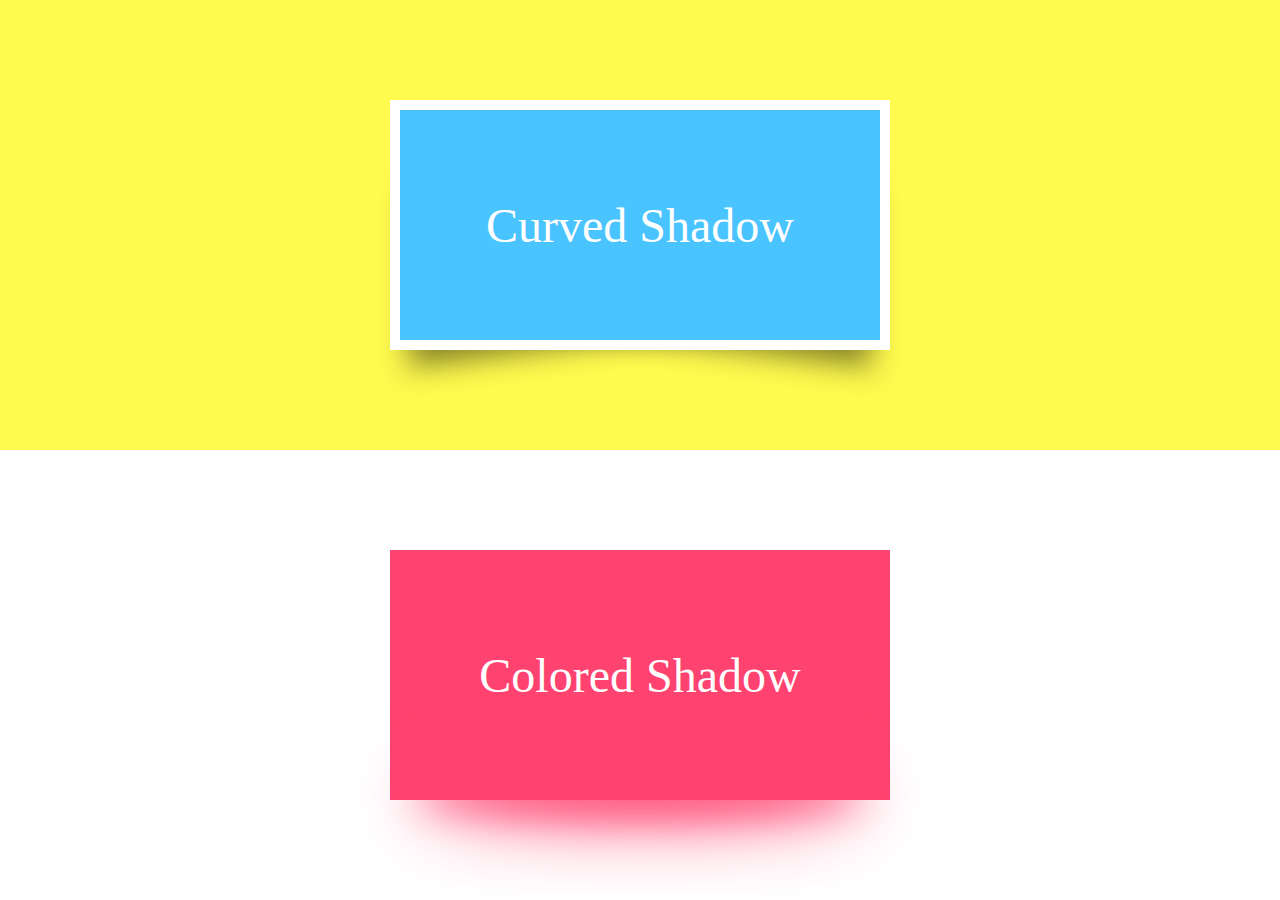
<file: CSS Colored & Curved Drop shadow Effects _ CSS Tricks/index.html>
<html lang="en">
<head>
    <meta charset="UTF-8">
    <meta http-equiv="X-UA-Compatible" content="IE=edge">
    <meta name="viewport" content="width=device-width, initial-scale=1.0">
    <link rel="stylesheet" href="style.css">
    <title>Document</title>
</head>
<body>
    <div class="container">
        <div class="box curved">
            <div class="shadow"><div>Curved Shadow</div></div>
        </div>
        <div class="box colored">
            <div class="shadow"><div>Colored Shadow</div></div>
        </div>
    </div>
    
</body>
</html>
</file>
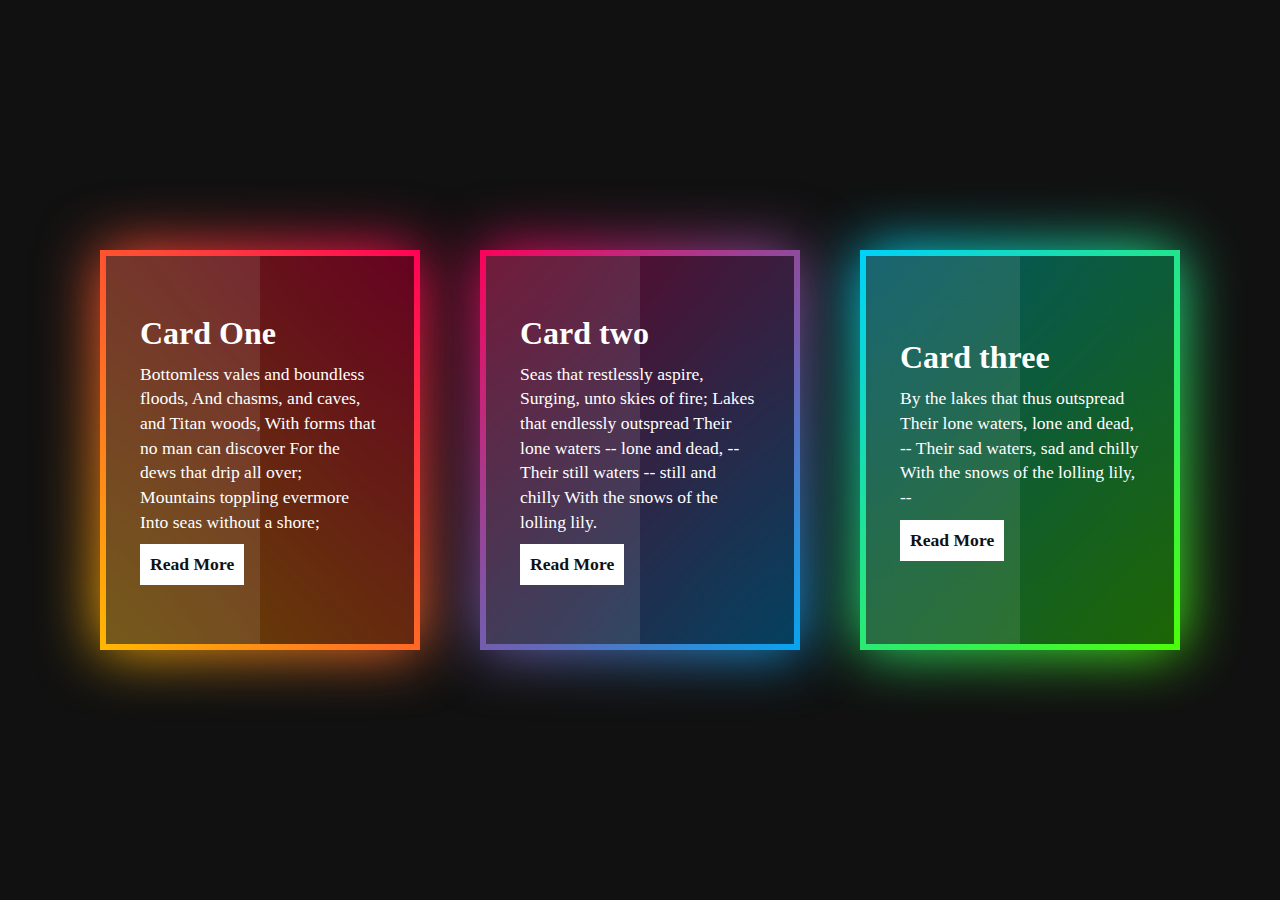
<file: css shine/index.html>
<html lang="en">
<head>
    <meta charset="UTF-8">
    <meta name="viewport" content="width=device-width, initial-scale=1.0">
    <link rel="stylesheet" href="style.css">
    <title>Document</title>
</head>
<body>
    <div class="container">
        <div class="box">
            <span></span>
            <div class="content">
                <h2>Card One</h2>
                <p>  Bottomless vales and boundless floods,
                    And chasms, and caves, and Titan woods,
                    With forms that no man can discover
                    For the dews that drip all over;
                    Mountains toppling evermore
                    Into seas without a shore;</p>
                    <a href="#">Read More</a>
            </div>
        </div>
        <div class="box">
            <span></span>
            <div class="content">
                <h2>Card two</h2>
                <p>Seas that restlessly aspire,
                    Surging, unto skies of fire;
                    Lakes that endlessly outspread
                    Their lone waters -- lone and dead, --
                    Their still waters -- still and chilly
                    With the snows of the lolling lily.</p>
                    <a href="#">Read More</a>
            </div>
        </div>
        <div class="box">
            <span></span>
            <div class="content">
                <h2>Card three</h2>
                <p>By the lakes that thus outspread
                    Their lone waters, lone and dead, --
                    Their sad waters, sad and chilly
                    With the snows of the lolling lily, --</p>
                    <a href="#">Read More</a>
            </div>
        </div>
    </div>
</body>
</html>
</file>
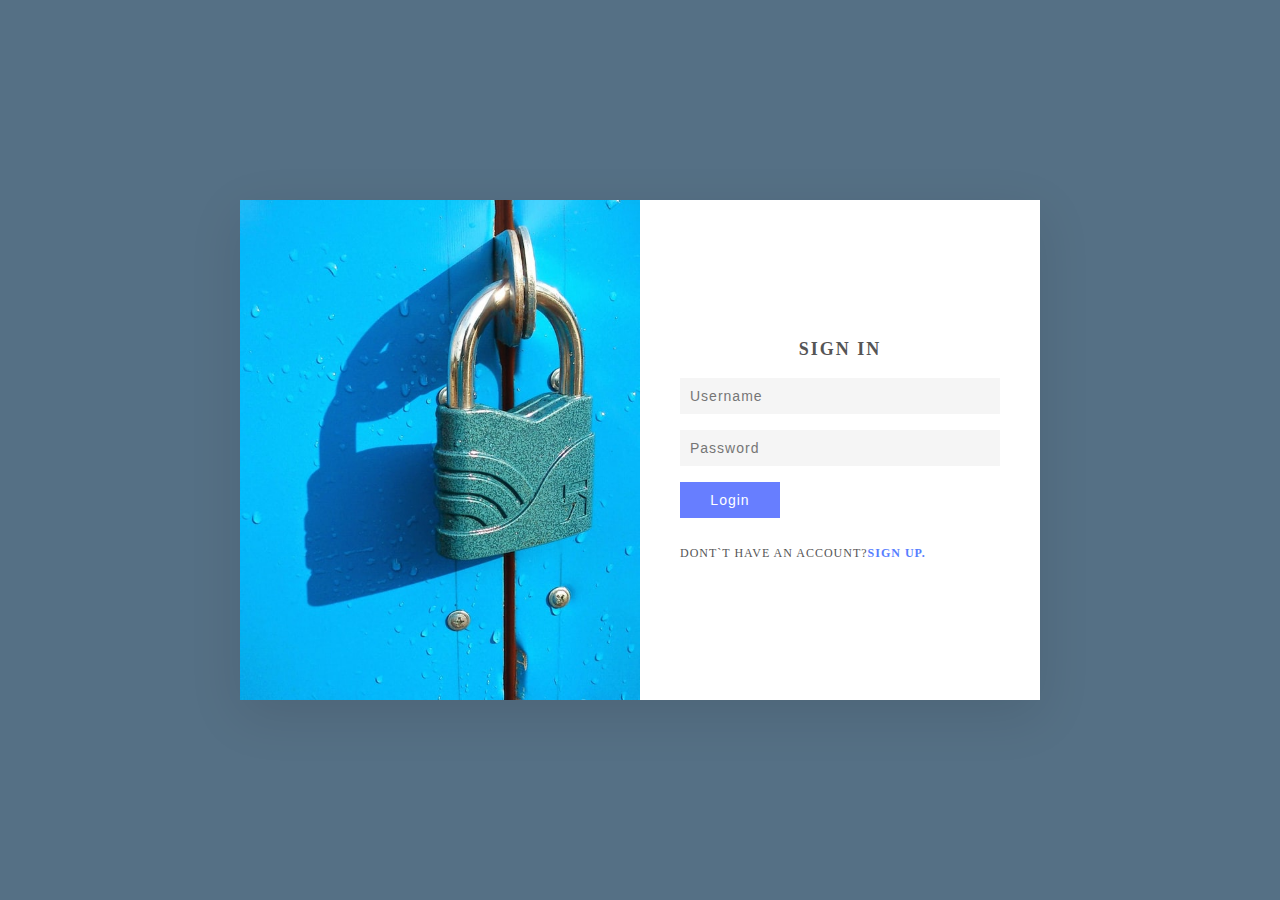
<file: login  animation/index.html>
<html lang="en">
<head>
    <meta charset="UTF-8">
    <meta http-equiv="X-UA-Compatible" content="IE=edge">
    <meta name="viewport" content="width=device-width, initial-scale=1.0">
    <link rel="stylesheet" href="style.css">
    <title>Document</title>
</head>
<body>
    <section>
    <div class="container">
        <div class="user signinBx">

            <div class="imgBx"><img src="concrete_spotted_Diffuse.jpg"></div>
            <div class="formBx">
                <form>
                    <h2>Sign In</h2>
                    <input type="text" placeholder="Username">
                    <input type="password" placeholder="Password">
                    <input type="submit" value="Login">
                    <p class="signup">Dont`t have an account?<a href="#" onclick="toggleForm();">Sign up.</a></p>
                </form>
            </div>
            
        </div>


        <div class="user signupBx">
            
            <div class="formBx">
                <form>
                    <h2>Create an account</h2>
                    <input type="text" placeholder="Username">
                    <input type="text" placeholder="Email Address">
                    <input type="password" placeholder="Create Password">
                    <input type="password" placeholder="Confirm Password">
                    <input type="submit" value="Sign Up">
                    <p class="signup">Already have an account?<a href="#" onclick="toggleForm();">Sign in.</a></p>
                </form>
            </div>
            <div class="imgBx"><img src="concrete_spotted_Diffuse.jpg"></div>


        </div>

    </div>
</section>
    
<script>
    function toggleForm(){
        section = document.querySelector('section');
        container = document.querySelector('.container');
        container.classList.toggle('active');
        section.classList.toggle('active');
    }
</script>
</body>
</html>
</file>
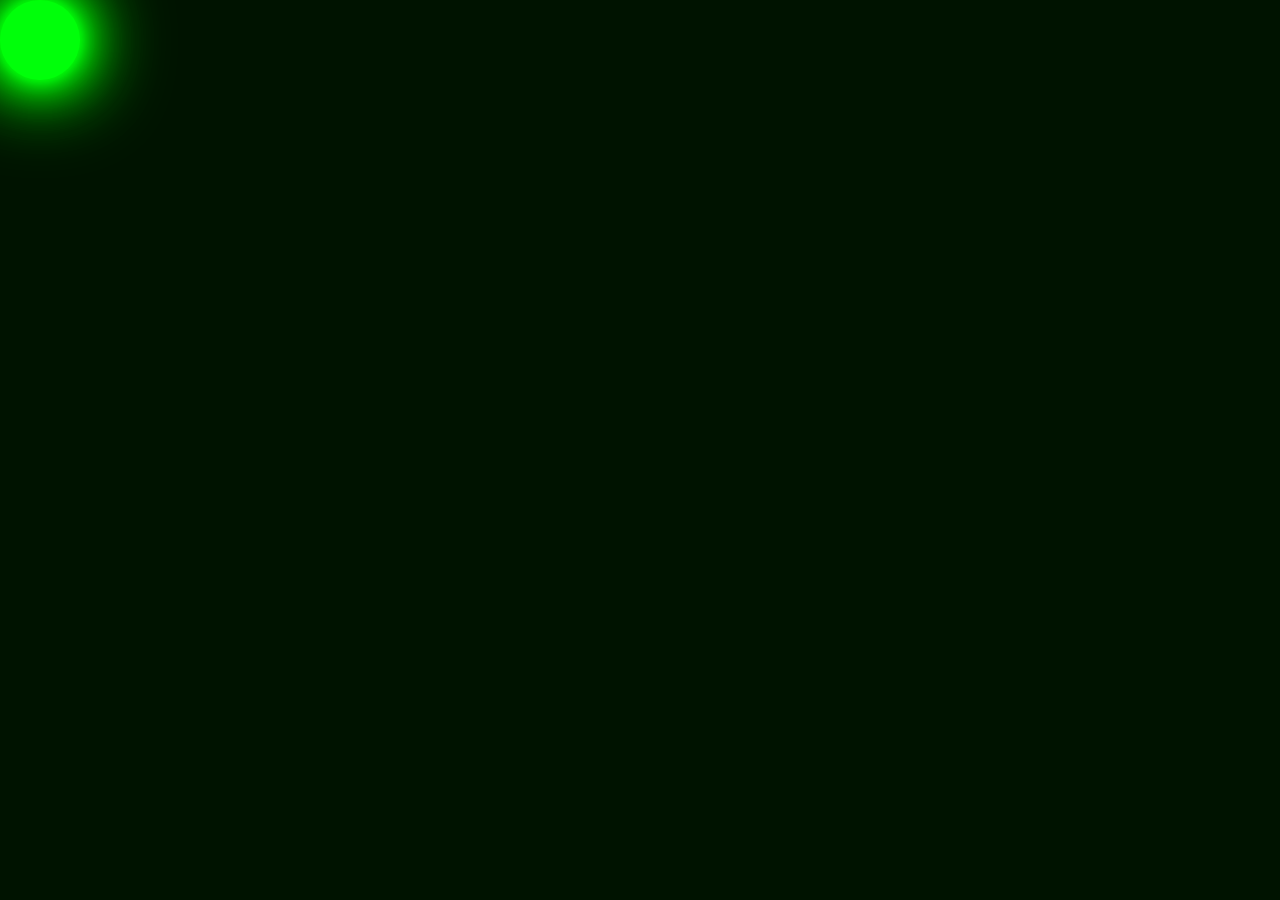
<file: Next Level Mousemove Animation _ Pure CSS Effects/index.html>
<html lang="en">
<head>
    <meta charset="UTF-8">
    <meta http-equiv="X-UA-Compatible" content="IE=edge">
    <meta name="viewport" content="width=device-width, initial-scale=1.0">
    <link rel="stylesheet" href="style.css">
    <title>Document</title>
</head>
<body>
    <section class="container">
        <span></span>
        <span></span>
        <span></span>
        <span></span>
        <span></span>
        <span></span>
        <span></span>
        <span></span>
        <span></span>
        <span></span>
        <span></span>
        <span></span>
        <span></span>
        <span></span>
        <span></span>
        <span></span>
        <span></span>
        <span></span>
        <span></span>
        <span></span>
        
        <span></span>
        <span></span>
        <span></span>
        <span></span>
        <span></span>
        <span></span>
        <span></span>
        <span></span>
        <span></span>
        <span></span>
        
        <span></span>
        <span></span>
        <span></span>
        <span></span>
        <span></span>
        <span></span>
        <span></span>
        <span></span>
        <span></span>
        <span></span>
        
        <span></span>
        <span></span>
        <span></span>
        <span></span>
        <span></span>
        <span></span>
        <span></span>
        <span></span>
        <span></span>
        <span></span>
        
        <span></span>
        <span></span>
        <span></span>
        <span></span>
        <span></span>
        <span></span>
        <span></span>
        <span></span>
        <span></span>
        <span></span>
        
        <span></span>
        <span></span>
        <span></span>
        <span></span>
        <span></span>
        <span></span>
        <span></span>
        <span></span>
        <span></span>
        <span></span>
        
        <span></span>
        <span></span>
        <span></span>
        <span></span>
        <span></span>
        <span></span>
        <span></span>
        <span></span>
        <span></span>
        <span></span>
        
        <span></span>
        <span></span>
        <span></span>
        <span></span>
        <span></span>
        <span></span>
        <span></span>
        <span></span>
        <span></span>
        <span></span>
        
        <span></span>
        <span></span>
        <span></span>
        <span></span>
        <span></span>
        <span></span>
        <span></span>
        <span></span>
        <span></span>
        <span></span>
        
        <span></span>
        <span></span>
        <span></span>
        <span></span>
        <span></span>
        <span></span>
        <span></span>
        <span></span>
        <span></span>
        <span></span>
        
        <span></span>
        <span></span>
        <span></span>
        <span></span>
        <span></span>
        <span></span>
        <span></span>
        <span></span>
        <span></span>
        <span></span>
        
        <span></span>
        <span></span>
        <span></span>
        <span></span>
        <span></span>
        <span></span>
        <span></span>
        <span></span>
        <span></span>
        <span></span>
        
        <span></span>
        <span></span>
        <span></span>
        <span></span>
        <span></span>
        <span></span>
        <span></span>
        <span></span>
        <span></span>
        <span></span>
        
        <span></span>
        <span></span>
        <span></span>
        <span></span>
        <span></span>
        <span></span>
        <span></span>
        <span></span>
        <span></span>
        <span></span>
        
        <span></span>
        <span></span>
        <span></span>
        <span></span>
        <span></span>
        <span></span>
        <span></span>
        <span></span>
        <span></span>
        <span></span>
        
        <span></span>
        <span></span>
        <span></span>
        <span></span>
        <span></span>
        <span></span>
        <span></span>
        <span></span>
        <span></span>
        <span></span>
        
        <span></span>
        <span></span>
        <span></span>
        <span></span>
        <span></span>
        <span></span>
        <span></span>
        <span></span>
        <span></span>
        <span></span>
        
        <span></span>
        <span></span>
        <span></span>
        <span></span>
        <span></span>
        <span></span>
        <span></span>
        <span></span>
        <span></span>
        <span></span>
        
        <span></span>
        <span></span>
        <span></span>
        <span></span>
        <span></span>
        <span></span>
        <span></span>
        <span></span>
        <span></span>
        <span></span>
        <span></span>
        <span></span>
        <span></span>
        <span></span>
        <span></span>
        <span></span>
        <span></span>
        <span></span>
        <span></span>
        <span></span>
        
        <span></span>
        <span></span>
        <span></span>
        <span></span>
        <span></span>
        <span></span>
        <span></span>
        <span></span>
        <span></span>
        <span></span>
        
        <span></span>
        <span></span>
        <span></span>
        <span></span>
        <span></span>
        <span></span>
        <span></span>
        <span></span>
        <span></span>
        <span></span>
        
        <span></span>
        <span></span>
        <span></span>
        <span></span>
        <span></span>
        <span></span>
        <span></span>
        <span></span>
        <span></span>
        <span></span>
        
        <span></span>
        <span></span>
        <span></span>
        <span></span>
        <span></span>
        <span></span>
        <span></span>
        <span></span>
        <span></span>
        <span></span>
        
        <span></span>
        <span></span>
        <span></span>
        <span></span>
        <span></span>
        <span></span>
        <span></span>
        <span></span>
        <span></span>
        <span></span>
        
        <span></span>
        <span></span>
        <span></span>
        <span></span>
        <span></span>
        <span></span>
        <span></span>
        <span></span>
        <span></span>
        <span></span>
        
        <span></span>
        <span></span>
        <span></span>
        <span></span>
        <span></span>
        <span></span>
        <span></span>
        <span></span>
        <span></span>
        <span></span>
        
        <span></span>
        <span></span>
        <span></span>
        <span></span>
        <span></span>
        <span></span>
        <span></span>
        <span></span>
        <span></span>
        <span></span>
        
        <span></span>
        <span></span>
        <span></span>
        <span></span>
        <span></span>
        <span></span>
        <span></span>
        <span></span>
        <span></span>
        <span></span>
        
        <span></span>
        <span></span>
        <span></span>
        <span></span>
        <span></span>
        <span></span>
        <span></span>
        <span></span>
        <span></span>
        <span></span>
        
        <span></span>
        <span></span>
        <span></span>
        <span></span>
        <span></span>
        <span></span>
        <span></span>
        <span></span>
        <span></span>
        <span></span>
        
        <span></span>
        <span></span>
        <span></span>
        <span></span>
        <span></span>
        <span></span>
        <span></span>
        <span></span>
        <span></span>
        <span></span>
        
        <span></span>
        <span></span>
        <span></span>
        <span></span>
        <span></span>
        <span></span>
        <span></span>
        <span></span>
        <span></span>
        <span></span>
        
        <span></span>
        <span></span>
        <span></span>
        <span></span>
        <span></span>
        <span></span>
        <span></span>
        <span></span>
        <span></span>
        <span></span>
        
        <span></span>
        <span></span>
        <span></span>
        <span></span>
        <span></span>
        <span></span>
        <span></span>
        <span></span>
        <span></span>
        <span></span>
        
        <span></span>
        <span></span>
        <span></span>
        <span></span>
        <span></span>
        <span></span>
        <span></span>
        <span></span>
        <span></span>
        <span></span>
        
        <span></span>
        <span></span>
        <span></span>
        <span></span>
        <span></span>
        <span></span>
        <span></span>
        <span></span>
        <span></span>
        <span></span>
        
        <span></span>
        <span></span>
        <span></span>
        <span></span>
        <span></span>
        <span></span>
        <span></span>
        <span></span>
        <span></span>
        <span></span>
        <span></span>
        <span></span>
        <span></span>
        <span></span>
        <span></span>
        <span></span>
        <span></span>
        <span></span>
        <span></span>
        <span></span>
        
        <span></span>
        <span></span>
        <span></span>
        <span></span>
        <span></span>
        <span></span>
        <span></span>
        <span></span>
        <span></span>
        <span></span>
        
        <span></span>
        <span></span>
        <span></span>
        <span></span>
        <span></span>
        <span></span>
        <span></span>
        <span></span>
        <span></span>
        <span></span>
        
        <span></span>
        <span></span>
        <span></span>
        <span></span>
        <span></span>
        <span></span>
        <span></span>
        <span></span>
        <span></span>
        <span></span>
        
        <span></span>
        <span></span>
        <span></span>
        <span></span>
        <span></span>
        <span></span>
        <span></span>
        <span></span>
        <span></span>
        <span></span>
        
        <span></span>
        <span></span>
        <span></span>
        <span></span>
        <span></span>
        <span></span>
        <span></span>
        <span></span>
        <span></span>
        <span></span>
        
        <span></span>
        <span></span>
        <span></span>
        <span></span>
        <span></span>
        <span></span>
        <span></span>
        <span></span>
        <span></span>
        <span></span>
        
        <span></span>
        <span></span>
        <span></span>
        <span></span>
        <span></span>
        <span></span>
        <span></span>
        <span></span>
        <span></span>
        <span></span>
        
        <span></span>
        <span></span>
        <span></span>
        <span></span>
        <span></span>
        <span></span>
        <span></span>
        <span></span>
        <span></span>
        <span></span>
        
        <span></span>
        <span></span>
        <span></span>
        <span></span>
        <span></span>
        <span></span>
        <span></span>
        <span></span>
        <span></span>
        <span></span>
        
        <span></span>
        <span></span>
        <span></span>
        <span></span>
        <span></span>
        <span></span>
        <span></span>
        <span></span>
        <span></span>
        <span></span>
        
        <span></span>
        <span></span>
        <span></span>
        <span></span>
        <span></span>
        <span></span>
        <span></span>
        <span></span>
        <span></span>
        <span></span>
        
        <span></span>
        <span></span>
        <span></span>
        <span></span>
        <span></span>
        <span></span>
        <span></span>
        <span></span>
        <span></span>
        <span></span>
        
        <span></span>
        <span></span>
        <span></span>
        <span></span>
        <span></span>
        <span></span>
        <span></span>
        <span></span>
        <span></span>
        <span></span>
        
        <span></span>
        <span></span>
        <span></span>
        <span></span>
        <span></span>
        <span></span>
        <span></span>
        <span></span>
        <span></span>
        <span></span>
        
        <span></span>
        <span></span>
        <span></span>
        <span></span>
        <span></span>
        <span></span>
        <span></span>
        <span></span>
        <span></span>
        <span></span>
        
        <span></span>
        <span></span>
        <span></span>
        <span></span>
        <span></span>
        <span></span>
        <span></span>
        <span></span>
        <span></span>
        <span></span>
        
        <span></span>
        <span></span>
        <span></span>
        <span></span>
        <span></span>
        <span></span>
        <span></span>
        <span></span>
        <span></span>
        <span></span>
        
        <span></span>
        <span></span>
        <span></span>
        <span></span>
        <span></span>
        <span></span>
        <span></span>
        <span></span>
        <span></span>
        <span></span>
        <span></span>
        <span></span>
        <span></span>
        <span></span>
        <span></span>
        <span></span>
        <span></span>
        <span></span>
        <span></span>
        <span></span>
        
        <span></span>
        <span></span>
        <span></span>
        <span></span>
        <span></span>
        <span></span>
        <span></span>
        <span></span>
        <span></span>
        <span></span>
        
        <span></span>
        <span></span>
        <span></span>
        <span></span>
        <span></span>
        <span></span>
        <span></span>
        <span></span>
        <span></span>
        <span></span>
        
        <span></span>
        <span></span>
        <span></span>
        <span></span>
        <span></span>
        <span></span>
        <span></span>
        <span></span>
        <span></span>
        <span></span>
        
        <span></span>
        <span></span>
        <span></span>
        <span></span>
        <span></span>
        <span></span>
        <span></span>
        <span></span>
        <span></span>
        <span></span>
        
        <span></span>
        <span></span>
        <span></span>
        <span></span>
        <span></span>
        <span></span>
        <span></span>
        <span></span>
        <span></span>
        <span></span>
        
        <span></span>
        <span></span>
        <span></span>
        <span></span>
        <span></span>
        <span></span>
        <span></span>
        <span></span>
        <span></span>
        <span></span>
        
        <span></span>
        <span></span>
        <span></span>
        <span></span>
        <span></span>
        <span></span>
        <span></span>
        <span></span>
        <span></span>
        <span></span>
        
        <span></span>
        <span></span>
        <span></span>
        <span></span>
        <span></span>
        <span></span>
        <span></span>
        <span></span>
        <span></span>
        <span></span>
        
        <span></span>
        <span></span>
        <span></span>
        <span></span>
        <span></span>
        <span></span>
        <span></span>
        <span></span>
        <span></span>
        <span></span>
        
        <span></span>
        <span></span>
        <span></span>
        <span></span>
        <span></span>
        <span></span>
        <span></span>
        <span></span>
        <span></span>
        <span></span>
        
        <span></span>
        <span></span>
        <span></span>
        <span></span>
        <span></span>
        <span></span>
        <span></span>
        <span></span>
        <span></span>
        <span></span>
        
        <span></span>
        <span></span>
        <span></span>
        <span></span>
        <span></span>
        <span></span>
        <span></span>
        <span></span>
        <span></span>
        <span></span>
        
        <span></span>
        <span></span>
        <span></span>
        <span></span>
        <span></span>
        <span></span>
        <span></span>
        <span></span>
        <span></span>
        <span></span>
        
        <span></span>
        <span></span>
        <span></span>
        <span></span>
        <span></span>
        <span></span>
        <span></span>
        <span></span>
        <span></span>
        <span></span>
        
        <span></span>
        <span></span>
        <span></span>
        <span></span>
        <span></span>
        <span></span>
        <span></span>
        <span></span>
        <span></span>
        <span></span>
        
        <span></span>
        <span></span>
        <span></span>
        <span></span>
        <span></span>
        <span></span>
        <span></span>
        <span></span>
        <span></span>
        <span></span>
        
        <span></span>
        <span></span>
        <span></span>
        <span></span>
        <span></span>
        <span></span>
        <span></span>
        <span></span>
        <span></span>
        <span></span>
        
        <span></span>
        <span></span>
        <span></span>
        <span></span>
        <span></span>
        <span></span>
        <span></span>
        <span></span>
        <span></span>
        <span></span>
        <span></span>
        <span></span>
        <span></span>
        <span></span>
        <span></span>
        <span></span>
        <span></span>
        <span></span>
        <span></span>
        <span></span>
        
        <span></span>
        <span></span>
        <span></span>
        <span></span>
        <span></span>
        <span></span>
        <span></span>
        <span></span>
        <span></span>
        <span></span>
        
        <span></span>
        <span></span>
        <span></span>
        <span></span>
        <span></span>
        <span></span>
        <span></span>
        <span></span>
        <span></span>
        <span></span>
        
        <span></span>
        <span></span>
        <span></span>
        <span></span>
        <span></span>
        <span></span>
        <span></span>
        <span></span>
        <span></span>
        <span></span>
        
        <span></span>
        <span></span>
        <span></span>
        <span></span>
        <span></span>
        <span></span>
        <span></span>
        <span></span>
        <span></span>
        <span></span>
        
        <span></span>
        <span></span>
        <span></span>
        <span></span>
        <span></span>
        <span></span>
        <span></span>
        <span></span>
        <span></span>
        <span></span>
        
        <span></span>
        <span></span>
        <span></span>
        <span></span>
        <span></span>
        <span></span>
        <span></span>
        <span></span>
        <span></span>
        <span></span>
        
        <span></span>
        <span></span>
        <span></span>
        <span></span>
        <span></span>
        <span></span>
        <span></span>
        <span></span>
        <span></span>
        <span></span>
        
        <span></span>
        <span></span>
        <span></span>
        <span></span>
        <span></span>
        <span></span>
        <span></span>
        <span></span>
        <span></span>
        <span></span>
        
        <span></span>
        <span></span>
        <span></span>
        <span></span>
        <span></span>
        <span></span>
        <span></span>
        <span></span>
        <span></span>
        <span></span>
        
        <span></span>
        <span></span>
        <span></span>
        <span></span>
        <span></span>
        <span></span>
        <span></span>
        <span></span>
        <span></span>
        <span></span>
        
        <span></span>
        <span></span>
        <span></span>
        <span></span>
        <span></span>
        <span></span>
        <span></span>
        <span></span>
        <span></span>
        <span></span>
        
        <span></span>
        <span></span>
        <span></span>
        <span></span>
        <span></span>
        <span></span>
        <span></span>
        <span></span>
        <span></span>
        <span></span>
        
        <span></span>
        <span></span>
        <span></span>
        <span></span>
        <span></span>
        <span></span>
        <span></span>
        <span></span>
        <span></span>
        <span></span>
        
        <span></span>
        <span></span>
        <span></span>
        <span></span>
        <span></span>
        <span></span>
        <span></span>
        <span></span>
        <span></span>
        <span></span>
        
        <span></span>
        <span></span>
        <span></span>
        <span></span>
        <span></span>
        <span></span>
        <span></span>
        <span></span>
        <span></span>
        <span></span>
        
        <span></span>
        <span></span>
        <span></span>
        <span></span>
        <span></span>
        <span></span>
        <span></span>
        <span></span>
        <span></span>
        <span></span>
        
        <span></span>
        <span></span>
        <span></span>
        <span></span>
        <span></span>
        <span></span>
        <span></span>
        <span></span>
        <span></span>
        <span></span>
        
        <span></span>
        <span></span>
        <span></span>
        <span></span>
        <span></span>
        <span></span>
        <span></span>
        <span></span>
        <span></span>
        <span></span>
        <span></span>
        <span></span>
        <span></span>
        <span></span>
        <span></span>
        <span></span>
        <span></span>
        <span></span>
        <span></span>
        <span></span>
        
        <span></span>
        <span></span>
        <span></span>
        <span></span>
        <span></span>
        <span></span>
        <span></span>
        <span></span>
        <span></span>
        <span></span>
        
        <span></span>
        <span></span>
        <span></span>
        <span></span>
        <span></span>
        <span></span>
        <span></span>
        <span></span>
        <span></span>
        <span></span>
        
        <span></span>
        <span></span>
        <span></span>
        <span></span>
        <span></span>
        <span></span>
        <span></span>
        <span></span>
        <span></span>
        <span></span>
        
        <span></span>
        <span></span>
        <span></span>
        <span></span>
        <span></span>
        <span></span>
        <span></span>
        <span></span>
        <span></span>
        <span></span>
        
        <span></span>
        <span></span>
        <span></span>
        <span></span>
        <span></span>
        <span></span>
        <span></span>
        <span></span>
        <span></span>
        <span></span>
        
        <span></span>
        <span></span>
        <span></span>
        <span></span>
        <span></span>
        <span></span>
        <span></span>
        <span></span>
        <span></span>
        <span></span>
        
        <span></span>
        <span></span>
        <span></span>
        <span></span>
        <span></span>
        <span></span>
        <span></span>
        <span></span>
        <span></span>
        <span></span>
        
        <span></span>
        <span></span>
        <span></span>
        <span></span>
        <span></span>
        <span></span>
        <span></span>
        <span></span>
        <span></span>
        <span></span>
        
        <span></span>
        <span></span>
        <span></span>
        <span></span>
        <span></span>
        <span></span>
        <span></span>
        <span></span>
        <span></span>
        <span></span>
        
        <span></span>
        <span></span>
        <span></span>
        <span></span>
        <span></span>
        <span></span>
        <span></span>
        <span></span>
        <span></span>
        <span></span>
        
        <span></span>
        <span></span>
        <span></span>
        <span></span>
        <span></span>
        <span></span>
        <span></span>
        <span></span>
        <span></span>
        <span></span>
        
        <span></span>
        <span></span>
        <span></span>
        <span></span>
        <span></span>
        <span></span>
        <span></span>
        <span></span>
        <span></span>
        <span></span>
        
        <span></span>
        <span></span>
        <span></span>
        <span></span>
        <span></span>
        <span></span>
        <span></span>
        <span></span>
        <span></span>
        <span></span>
        
        <span></span>
        <span></span>
        <span></span>
        <span></span>
        <span></span>
        <span></span>
        <span></span>
        <span></span>
        <span></span>
        <span></span>
        
        <span></span>
        <span></span>
        <span></span>
        <span></span>
        <span></span>
        <span></span>
        <span></span>
        <span></span>
        <span></span>
        <span></span>
        
        <span></span>
        <span></span>
        <span></span>
        <span></span>
        <span></span>
        <span></span>
        <span></span>
        <span></span>
        <span></span>
        <span></span>
        
        <span></span>
        <span></span>
        <span></span>
        <span></span>
        <span></span>
        <span></span>
        <span></span>
        <span></span>
        <span></span>
        <span></span>
        
        <span></span>
        <span></span>
        <span></span>
        <span></span>
        <span></span>
        <span></span>
        <span></span>
        <span></span>
        <span></span>
        <span></span>
        <span></span>
        <span></span>
        <span></span>
        <span></span>
        <span></span>
        <span></span>
        <span></span>
        <span></span>
        <span></span>
        <span></span>
        
        <span></span>
        <span></span>
        <span></span>
        <span></span>
        <span></span>
        <span></span>
        <span></span>
        <span></span>
        <span></span>
        <span></span>
        
        <span></span>
        <span></span>
        <span></span>
        <span></span>
        <span></span>
        <span></span>
        <span></span>
        <span></span>
        <span></span>
        <span></span>
        
        <span></span>
        <span></span>
        <span></span>
        <span></span>
        <span></span>
        <span></span>
        <span></span>
        <span></span>
        <span></span>
        <span></span>
        
        <span></span>
        <span></span>
        <span></span>
        <span></span>
        <span></span>
        <span></span>
        <span></span>
        <span></span>
        <span></span>
        <span></span>
        
        <span></span>
        <span></span>
        <span></span>
        <span></span>
        <span></span>
        <span></span>
        <span></span>
        <span></span>
        <span></span>
        <span></span>
        
        <span></span>
        <span></span>
        <span></span>
        <span></span>
        <span></span>
        <span></span>
        <span></span>
        <span></span>
        <span></span>
        <span></span>
        
        <span></span>
        <span></span>
        <span></span>
        <span></span>
        <span></span>
        <span></span>
        <span></span>
        <span></span>
        <span></span>
        <span></span>
        
        <span></span>
        <span></span>
        <span></span>
        <span></span>
        <span></span>
        <span></span>
        <span></span>
        <span></span>
        <span></span>
        <span></span>
        
        <span></span>
        <span></span>
        <span></span>
        <span></span>
        <span></span>
        <span></span>
        <span></span>
        <span></span>
        <span></span>
        <span></span>
        
        <span></span>
        <span></span>
        <span></span>
        <span></span>
        <span></span>
        <span></span>
        <span></span>
        <span></span>
        <span></span>
        <span></span>
        
        <span></span>
        <span></span>
        <span></span>
        <span></span>
        <span></span>
        <span></span>
        <span></span>
        <span></span>
        <span></span>
        <span></span>
        
        <span></span>
        <span></span>
        <span></span>
        <span></span>
        <span></span>
        <span></span>
        <span></span>
        <span></span>
        <span></span>
        <span></span>
        
        <span></span>
        <span></span>
        <span></span>
        <span></span>
        <span></span>
        <span></span>
        <span></span>
        <span></span>
        <span></span>
        <span></span>
        
        <span></span>
        <span></span>
        <span></span>
        <span></span>
        <span></span>
        <span></span>
        <span></span>
        <span></span>
        <span></span>
        <span></span>
        
        <span></span>
        <span></span>
        <span></span>
        <span></span>
        <span></span>
        <span></span>
        <span></span>
        <span></span>
        <span></span>
        <span></span>
        
        <span></span>
        <span></span>
        <span></span>
        <span></span>
        <span></span>
        <span></span>
        <span></span>
        <span></span>
        <span></span>
        <span></span>
        
        <span></span>
        <span></span>
        <span></span>
        <span></span>
        <span></span>
        <span></span>
        <span></span>
        <span></span>
        <span></span>
        <span></span>
        <span></span>
        <span></span>
        <span></span>
        <span></span>
        <span></span>
        <span></span>
        <span></span>
        <span></span>
        <span></span>
        <span></span>
        <span></span>
        <span></span>
        <span></span>
        <span></span>
        <span></span>
        <span></span>
        <span></span>
        <span></span>
        <span></span>
        <span></span>
        
        <span></span>
        <span></span>
        <span></span>
        <span></span>
        <span></span>
        <span></span>
        <span></span>
        <span></span>
        <span></span>
        <span></span>
        
        <span></span>
        <span></span>
        <span></span>
        <span></span>
        <span></span>
        <span></span>
        <span></span>
        <span></span>
        <span></span>
        <span></span>
        
        <span></span>
        <span></span>
        <span></span>
        <span></span>
        <span></span>
        <span></span>
        <span></span>
        <span></span>
        <span></span>
        <span></span>
        
        <span></span>
        <span></span>
        <span></span>
        <span></span>
        <span></span>
        <span></span>
        <span></span>
        <span></span>
        <span></span>
        <span></span>
        
        <span></span>
        <span></span>
        <span></span>
        <span></span>
        <span></span>
        <span></span>
        <span></span>
        <span></span>
        <span></span>
        <span></span>
        
        <span></span>
        <span></span>
        <span></span>
        <span></span>
        <span></span>
        <span></span>
        <span></span>
        <span></span>
        <span></span>
        <span></span>
        
        <span></span>
        <span></span>
        <span></span>
        <span></span>
        <span></span>
        <span></span>
        <span></span>
        <span></span>
        <span></span>
        <span></span>
        
        <span></span>
        <span></span>
        <span></span>
        <span></span>
        <span></span>
        <span></span>
        <span></span>
        <span></span>
        <span></span>
        <span></span>
        
        <span></span>
        <span></span>
        <span></span>
        <span></span>
        <span></span>
        <span></span>
        <span></span>
        <span></span>
        <span></span>
        <span></span>
        
        <span></span>
        <span></span>
        <span></span>
        <span></span>
        <span></span>
        <span></span>
        <span></span>
        <span></span>
        <span></span>
        <span></span>
        
        <span></span>
        <span></span>
        <span></span>
        <span></span>
        <span></span>
        <span></span>
        <span></span>
        <span></span>
        <span></span>
        <span></span>
        
        <span></span>
        <span></span>
        <span></span>
        <span></span>
        <span></span>
        <span></span>
        <span></span>
        <span></span>
        <span></span>
        <span></span>
        
        <span></span>
        <span></span>
        <span></span>
        <span></span>
        <span></span>
        <span></span>
        <span></span>
        <span></span>
        <span></span>
        <span></span>
        
        <span></span>
        <span></span>
        <span></span>
        <span></span>
        <span></span>
        <span></span>
        <span></span>
        <span></span>
        <span></span>
        <span></span>
        
        <span></span>
        <span></span>
        <span></span>
        <span></span>
        <span></span>
        <span></span>
        <span></span>
        <span></span>
        <span></span>
        <span></span>
        
        <span></span>
        <span></span>
        <span></span>
        <span></span>
        <span></span>
        <span></span>
        <span></span>
        <span></span>
        <span></span>
        <span></span>
        
        <span></span>
        <span></span>
        <span></span>
        <span></span>
        <span></span>
        <span></span>
        <span></span>
        <span></span>
        <span></span>
        <span></span>
        <span></span>
        <span></span>
        <span></span>
        <span></span>
        <span></span>
        <span></span>
        <span></span>
        <span></span>
        <span></span>
        <span></span>
        <span></span>
        <span></span>
        <span></span>
        <span></span>
        <span></span>
        <span></span>
        <span></span>
        <span></span>
        <span></span>
        <span></span>
        
        <span></span>
        <span></span>
        <span></span>
        <span></span>
        <span></span>
        <span></span>
        <span></span>
        <span></span>
        <span></span>
        <span></span>
        
        <span></span>
        <span></span>
        <span></span>
        <span></span>
        <span></span>
        <span></span>
        <span></span>
        <span></span>
        <span></span>
        <span></span>
        
        <span></span>
        <span></span>
        <span></span>
        <span></span>
        <span></span>
        <span></span>
        <span></span>
        <span></span>
        <span></span>
        <span></span>
        
        <span></span>
        <span></span>
        <span></span>
        <span></span>
        <span></span>
        <span></span>
        <span></span>
        <span></span>
        <span></span>
        <span></span>
        
        <span></span>
        <span></span>
        <span></span>
        <span></span>
        <span></span>
        <span></span>
        <span></span>
        <span></span>
        <span></span>
        <span></span>
        
        <span></span>
        <span></span>
        <span></span>
        <span></span>
        <span></span>
        <span></span>
        <span></span>
        <span></span>
        <span></span>
        <span></span>
        
        <span></span>
        <span></span>
        <span></span>
        <span></span>
        <span></span>
        <span></span>
        <span></span>
        <span></span>
        <span></span>
        <span></span>
        
        <span></span>
        <span></span>
        <span></span>
        <span></span>
        <span></span>
        <span></span>
        <span></span>
        <span></span>
        <span></span>
        <span></span>
        
        <span></span>
        <span></span>
        <span></span>
        <span></span>
        <span></span>
        <span></span>
        <span></span>
        <span></span>
        <span></span>
        <span></span>
        
        <span></span>
        <span></span>
        <span></span>
        <span></span>
        <span></span>
        <span></span>
        <span></span>
        <span></span>
        <span></span>
        <span></span>
        
        <span></span>
        <span></span>
        <span></span>
        <span></span>
        <span></span>
        <span></span>
        <span></span>
        <span></span>
        <span></span>
        <span></span>
        
        <span></span>
        <span></span>
        <span></span>
        <span></span>
        <span></span>
        <span></span>
        <span></span>
        <span></span>
        <span></span>
        <span></span>
        
        <span></span>
        <span></span>
        <span></span>
        <span></span>
        <span></span>
        <span></span>
        <span></span>
        <span></span>
        <span></span>
        <span></span>
        
        <span></span>
        <span></span>
        <span></span>
        <span></span>
        <span></span>
        <span></span>
        <span></span>
        <span></span>
        <span></span>
        <span></span>
        
        <span></span>
        <span></span>
        <span></span>
        <span></span>
        <span></span>
        <span></span>
        <span></span>
        <span></span>
        <span></span>
        <span></span>
        
        <span></span>
        <span></span>
        <span></span>
        <span></span>
        <span></span>
        <span></span>
        <span></span>
        <span></span>
        <span></span>
        <span></span>
        
        <span></span>
        <span></span>
        <span></span>
        <span></span>
        <span></span>
        <span></span>
        <span></span>
        <span></span>
        <span></span>
        <span></span>
        <span></span>
        <span></span>
        <span></span>
        <span></span>
        <span></span>
        <span></span>
        <span></span>
        <span></span>
        <span></span>
        <span></span>
        <span></span>
        <span></span>
        <span></span>
        <span></span>
        <span></span>
        <span></span>
        <span></span>
        <span></span>
        <span></span>
        <span></span>
        
        <span></span>
        <span></span>
        <span></span>
        <span></span>
        <span></span>
        <span></span>
        <span></span>
        <span></span>
        <span></span>
        <span></span>
        
        <span></span>
        <span></span>
        <span></span>
        <span></span>
        <span></span>
        <span></span>
        <span></span>
        <span></span>
        <span></span>
        <span></span>
        
        <span></span>
        <span></span>
        <span></span>
        <span></span>
        <span></span>
        <span></span>
        <span></span>
        <span></span>
        <span></span>
        <span></span>
        
        <span></span>
        <span></span>
        <span></span>
        <span></span>
        <span></span>
        <span></span>
        <span></span>
        <span></span>
        <span></span>
        <span></span>
        
        <span></span>
        <span></span>
        <span></span>
        <span></span>
        <span></span>
        <span></span>
        <span></span>
        <span></span>
        <span></span>
        <span></span>
        
        <span></span>
        <span></span>
        <span></span>
        <span></span>
        <span></span>
        <span></span>
        <span></span>
        <span></span>
        <span></span>
        <span></span>
        
        <span></span>
        <span></span>
        <span></span>
        <span></span>
        <span></span>
        <span></span>
        <span></span>
        <span></span>
        <span></span>
        <span></span>
        
        <span></span>
        <span></span>
        <span></span>
        <span></span>
        <span></span>
        <span></span>
        <span></span>
        <span></span>
        <span></span>
        <span></span>
        
        <span></span>
        <span></span>
        <span></span>
        <span></span>
        <span></span>
        <span></span>
        <span></span>
        <span></span>
        <span></span>
        <span></span>
        
        <span></span>
        <span></span>
        <span></span>
        <span></span>
        <span></span>
        <span></span>
        <span></span>
        <span></span>
        <span></span>
        <span></span>
        
        <span></span>
        <span></span>
        <span></span>
        <span></span>
        <span></span>
        <span></span>
        <span></span>
        <span></span>
        <span></span>
        <span></span>
        
        <span></span>
        <span></span>
        <span></span>
        <span></span>
        <span></span>
        <span></span>
        <span></span>
        <span></span>
        <span></span>
        <span></span>
        
        <span></span>
        <span></span>
        <span></span>
        <span></span>
        <span></span>
        <span></span>
        <span></span>
        <span></span>
        <span></span>
        <span></span>
        
        <span></span>
        <span></span>
        <span></span>
        <span></span>
        <span></span>
        <span></span>
        <span></span>
        <span></span>
        <span></span>
        <span></span>
        
        <span></span>
        <span></span>
        <span></span>
        <span></span>
        <span></span>
        <span></span>
        <span></span>
        <span></span>
        <span></span>
        <span></span>
        
        <span></span>
        <span></span>
        <span></span>
        <span></span>
        <span></span>
        <span></span>
        <span></span>
        <span></span>
        <span></span>
        <span></span>
        
        <span></span>
        <span></span>
        <span></span>
        <span></span>
        <span></span>
        <span></span>
        <span></span>
        <span></span>
        <span></span>
        <span></span>
        <span></span>
        <span></span>
        <span></span>
        <span></span>
        <span></span>
        <span></span>
        <span></span>
        <span></span>
        <span></span>
        <span></span>
        <span></span>
        <span></span>
        <span></span>
        <span></span>
        <span></span>
        <span></span>
        <span></span>
        <span></span>
        <span></span>
        <span></span>
        
        <span></span>
        <span></span>
        <span></span>
        <span></span>
        <span></span>
        <span></span>
        <span></span>
        <span></span>
        <span></span>
        <span></span>
        
        <span></span>
        <span></span>
        <span></span>
        <span></span>
        <span></span>
        <span></span>
        <span></span>
        <span></span>
        <span></span>
        <span></span>
        
        <span></span>
        <span></span>
        <span></span>
        <span></span>
        <span></span>
        <span></span>
        <span></span>
        <span></span>
        <span></span>
        <span></span>
        
        <span></span>
        <span></span>
        <span></span>
        <span></span>
        <span></span>
        <span></span>
        <span></span>
        <span></span>
        <span></span>
        <span></span>
        
        <span></span>
        <span></span>
        <span></span>
        <span></span>
        <span></span>
        <span></span>
        <span></span>
        <span></span>
        <span></span>
        <span></span>
        
        <span></span>
        <span></span>
        <span></span>
        <span></span>
        <span></span>
        <span></span>
        <span></span>
        <span></span>
        <span></span>
        <span></span>
        
        <span></span>
        <span></span>
        <span></span>
        <span></span>
        <span></span>
        <span></span>
        <span></span>
        <span></span>
        <span></span>
        <span></span>
        
        <span></span>
        <span></span>
        <span></span>
        <span></span>
        <span></span>
        <span></span>
        <span></span>
        <span></span>
        <span></span>
        <span></span>
        
        <span></span>
        <span></span>
        <span></span>
        <span></span>
        <span></span>
        <span></span>
        <span></span>
        <span></span>
        <span></span>
        <span></span>
        
        <span></span>
        <span></span>
        <span></span>
        <span></span>
        <span></span>
        <span></span>
        <span></span>
        <span></span>
        <span></span>
        <span></span>
        
        <span></span>
        <span></span>
        <span></span>
        <span></span>
        <span></span>
        <span></span>
        <span></span>
        <span></span>
        <span></span>
        <span></span>
        
        <span></span>
        <span></span>
        <span></span>
        <span></span>
        <span></span>
        <span></span>
        <span></span>
        <span></span>
        <span></span>
        <span></span>
        
        <span></span>
        <span></span>
        <span></span>
        <span></span>
        <span></span>
        <span></span>
        <span></span>
        <span></span>
        <span></span>
        <span></span>
        
        <span></span>
        <span></span>
        <span></span>
        <span></span>
        <span></span>
        <span></span>
        <span></span>
        <span></span>
        <span></span>
        <span></span>
        
        <span></span>
        <span></span>
        <span></span>
        <span></span>
        <span></span>
        <span></span>
        <span></span>
        <span></span>
        <span></span>
        <span></span>
        
        <span></span>
        <span></span>
        <span></span>
        <span></span>
        <span></span>
        <span></span>
        <span></span>
        <span></span>
        <span></span>
        <span></span>
        
        <span></span>
        <span></span>
        <span></span>
        <span></span>
        <span></span>
        <span></span>
        <span></span>
        <span></span>
        <span></span>
        <span></span>
        <span></span>
        <span></span>
        <span></span>
        <span></span>
        <span></span>
        <span></span>
        <span></span>
        <span></span>
        <span></span>
        <span></span>
        <span></span>
        <span></span>
        <span></span>
        <span></span>
        <span></span>
        <span></span>
        <span></span>
        <span></span>
        <span></span>
        <span></span>
        
        <span></span>
        <span></span>
        <span></span>
        <span></span>
        <span></span>
        <span></span>
        <span></span>
        <span></span>
        <span></span>
        <span></span>
        
        <span></span>
        <span></span>
        <span></span>
        <span></span>
        <span></span>
        <span></span>
        <span></span>
        <span></span>
        <span></span>
        <span></span>
        
        <span></span>
        <span></span>
        <span></span>
        <span></span>
        <span></span>
        <span></span>
        <span></span>
        <span></span>
        <span></span>
        <span></span>
        
        <span></span>
        <span></span>
        <span></span>
        <span></span>
        <span></span>
        <span></span>
        <span></span>
        <span></span>
        <span></span>
        <span></span>
        
        <span></span>
        <span></span>
        <span></span>
        <span></span>
        <span></span>
        <span></span>
        <span></span>
        <span></span>
        <span></span>
        <span></span>
        
        <span></span>
        <span></span>
        <span></span>
        <span></span>
        <span></span>
        <span></span>
        <span></span>
        <span></span>
        <span></span>
        <span></span>
        
        <span></span>
        <span></span>
        <span></span>
        <span></span>
        <span></span>
        <span></span>
        <span></span>
        <span></span>
        <span></span>
        <span></span>
        
        <span></span>
        <span></span>
        <span></span>
        <span></span>
        <span></span>
        <span></span>
        <span></span>
        <span></span>
        <span></span>
        <span></span>
        
        <span></span>
        <span></span>
        <span></span>
        <span></span>
        <span></span>
        <span></span>
        <span></span>
        <span></span>
        <span></span>
        <span></span>
        
        <span></span>
        <span></span>
        <span></span>
        <span></span>
        <span></span>
        <span></span>
        <span></span>
        <span></span>
        <span></span>
        <span></span>
        
        <span></span>
        <span></span>
        <span></span>
        <span></span>
        <span></span>
        <span></span>
        <span></span>
        <span></span>
        <span></span>
        <span></span>
        
        <span></span>
        <span></span>
        <span></span>
        <span></span>
        <span></span>
        <span></span>
        <span></span>
        <span></span>
        <span></span>
        <span></span>
        
        <span></span>
        <span></span>
        <span></span>
        <span></span>
        <span></span>
        <span></span>
        <span></span>
        <span></span>
        <span></span>
        <span></span>
        
        <span></span>
        <span></span>
        <span></span>
        <span></span>
        <span></span>
        <span></span>
        <span></span>
        <span></span>
        <span></span>
        <span></span>
        
        <span></span>
        <span></span>
        <span></span>
        <span></span>
        <span></span>
        <span></span>
        <span></span>
        <span></span>
        <span></span>
        <span></span>
        
        <span></span>
        <span></span>
        <span></span>
        <span></span>
        <span></span>
        <span></span>
        <span></span>
        <span></span>
        <span></span>
        <span></span>
        
        <span></span>
        <span></span>
        <span></span>
        <span></span>
        <span></span>
        <span></span>
        <span></span>
        <span></span>
        <span></span>
        <span></span>
        


    </section>
    
</body>
</html>
</file>
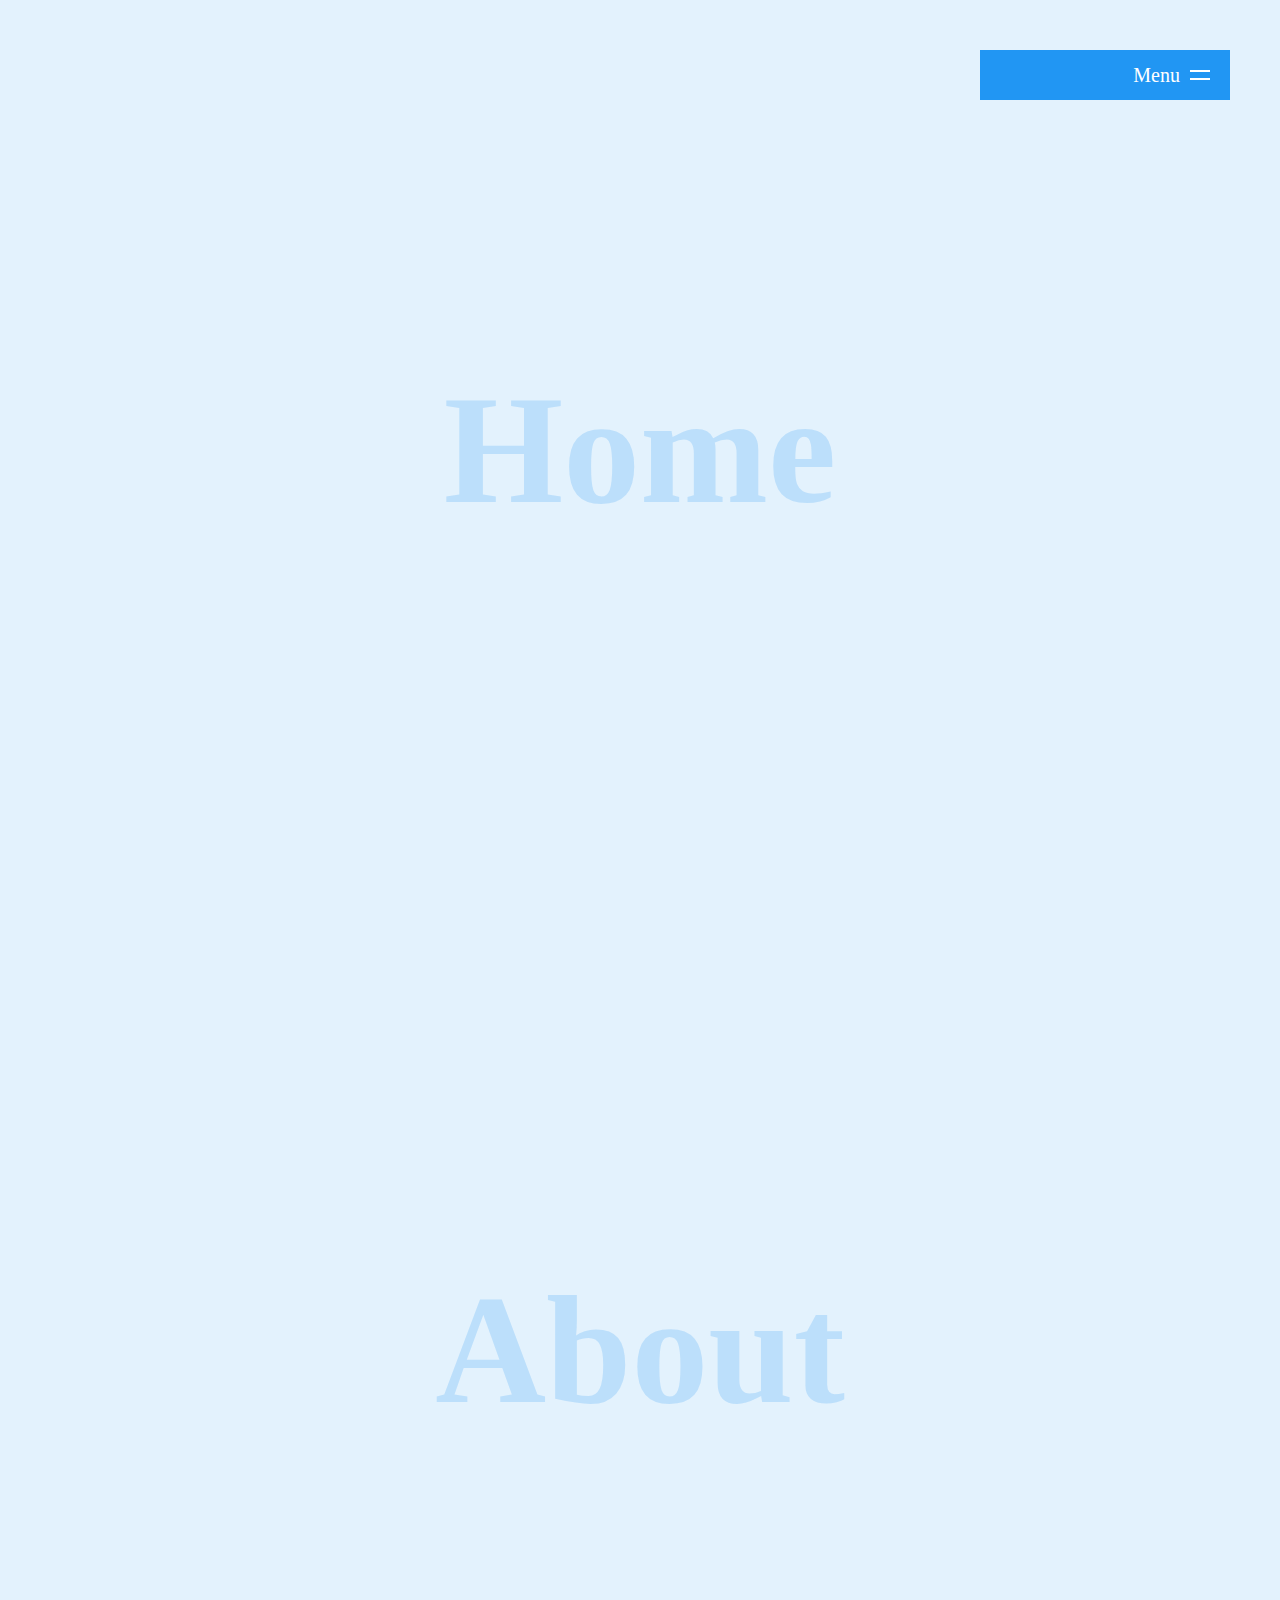
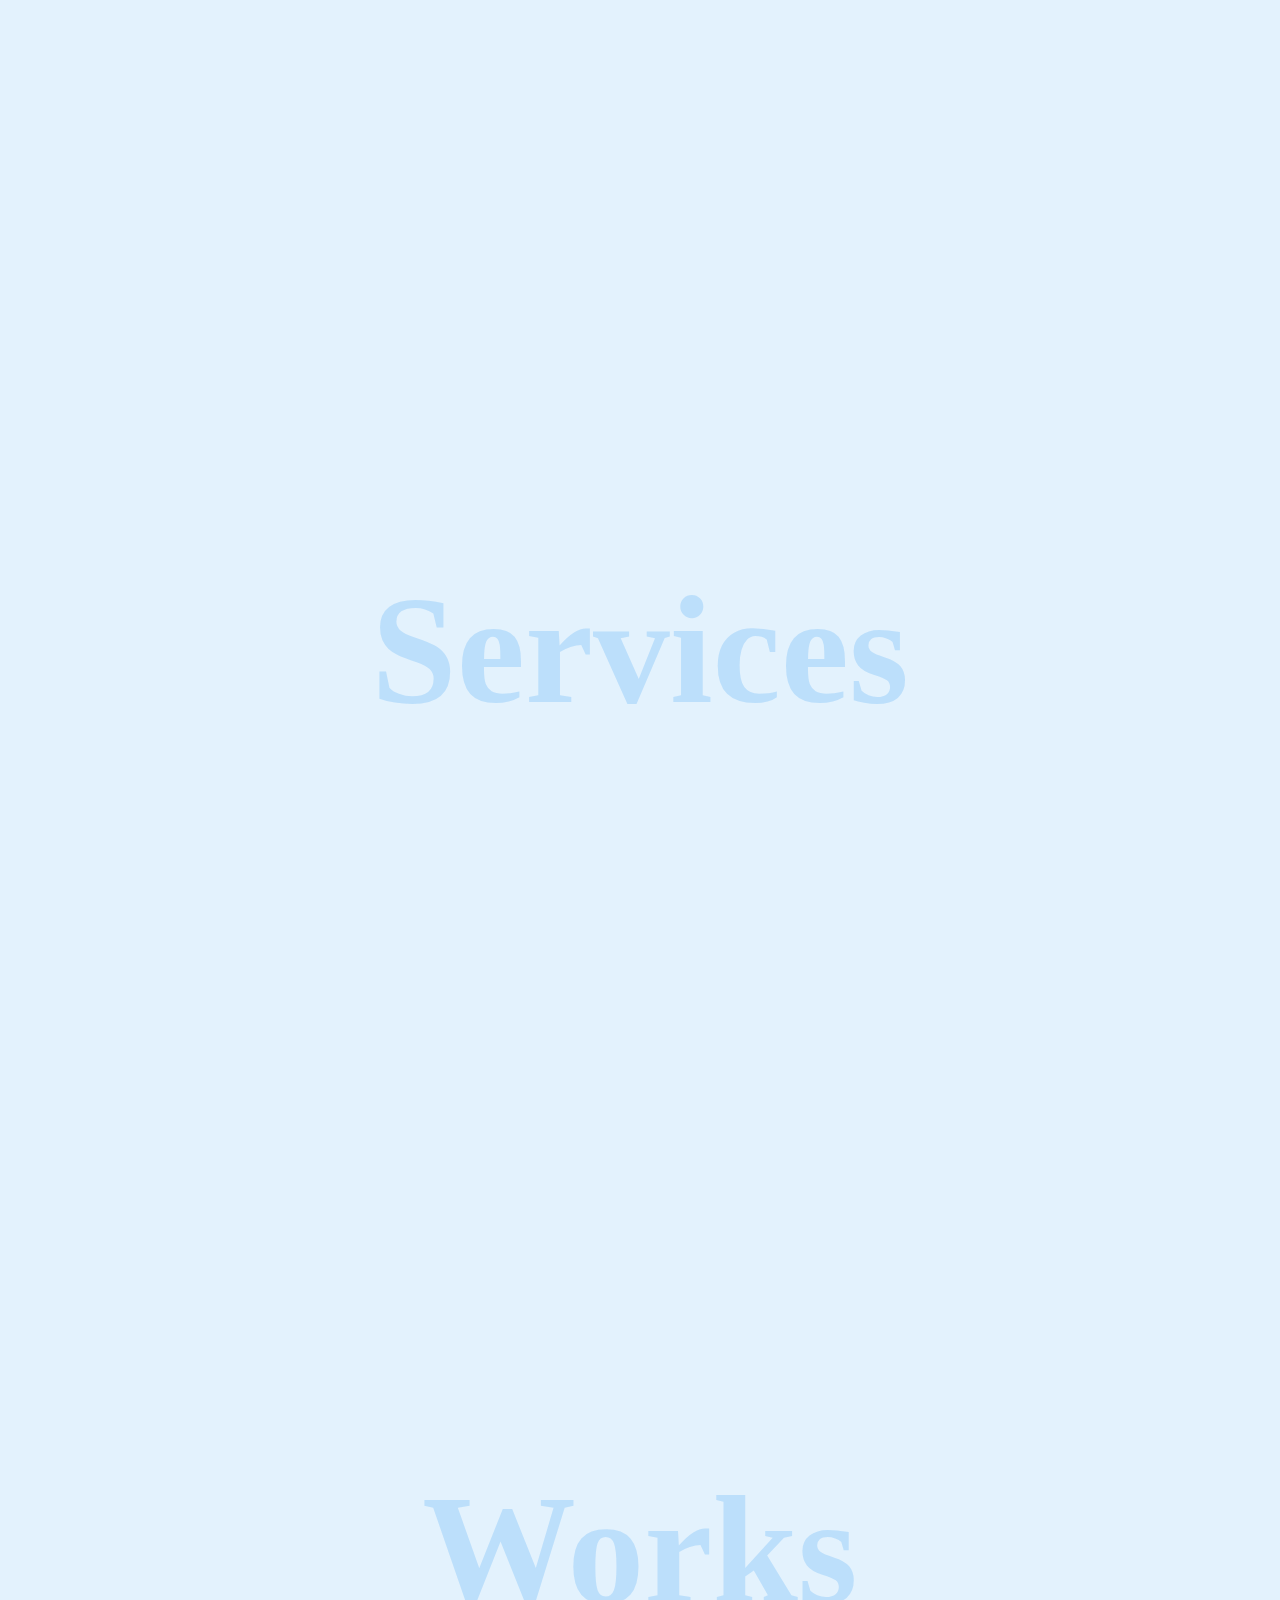
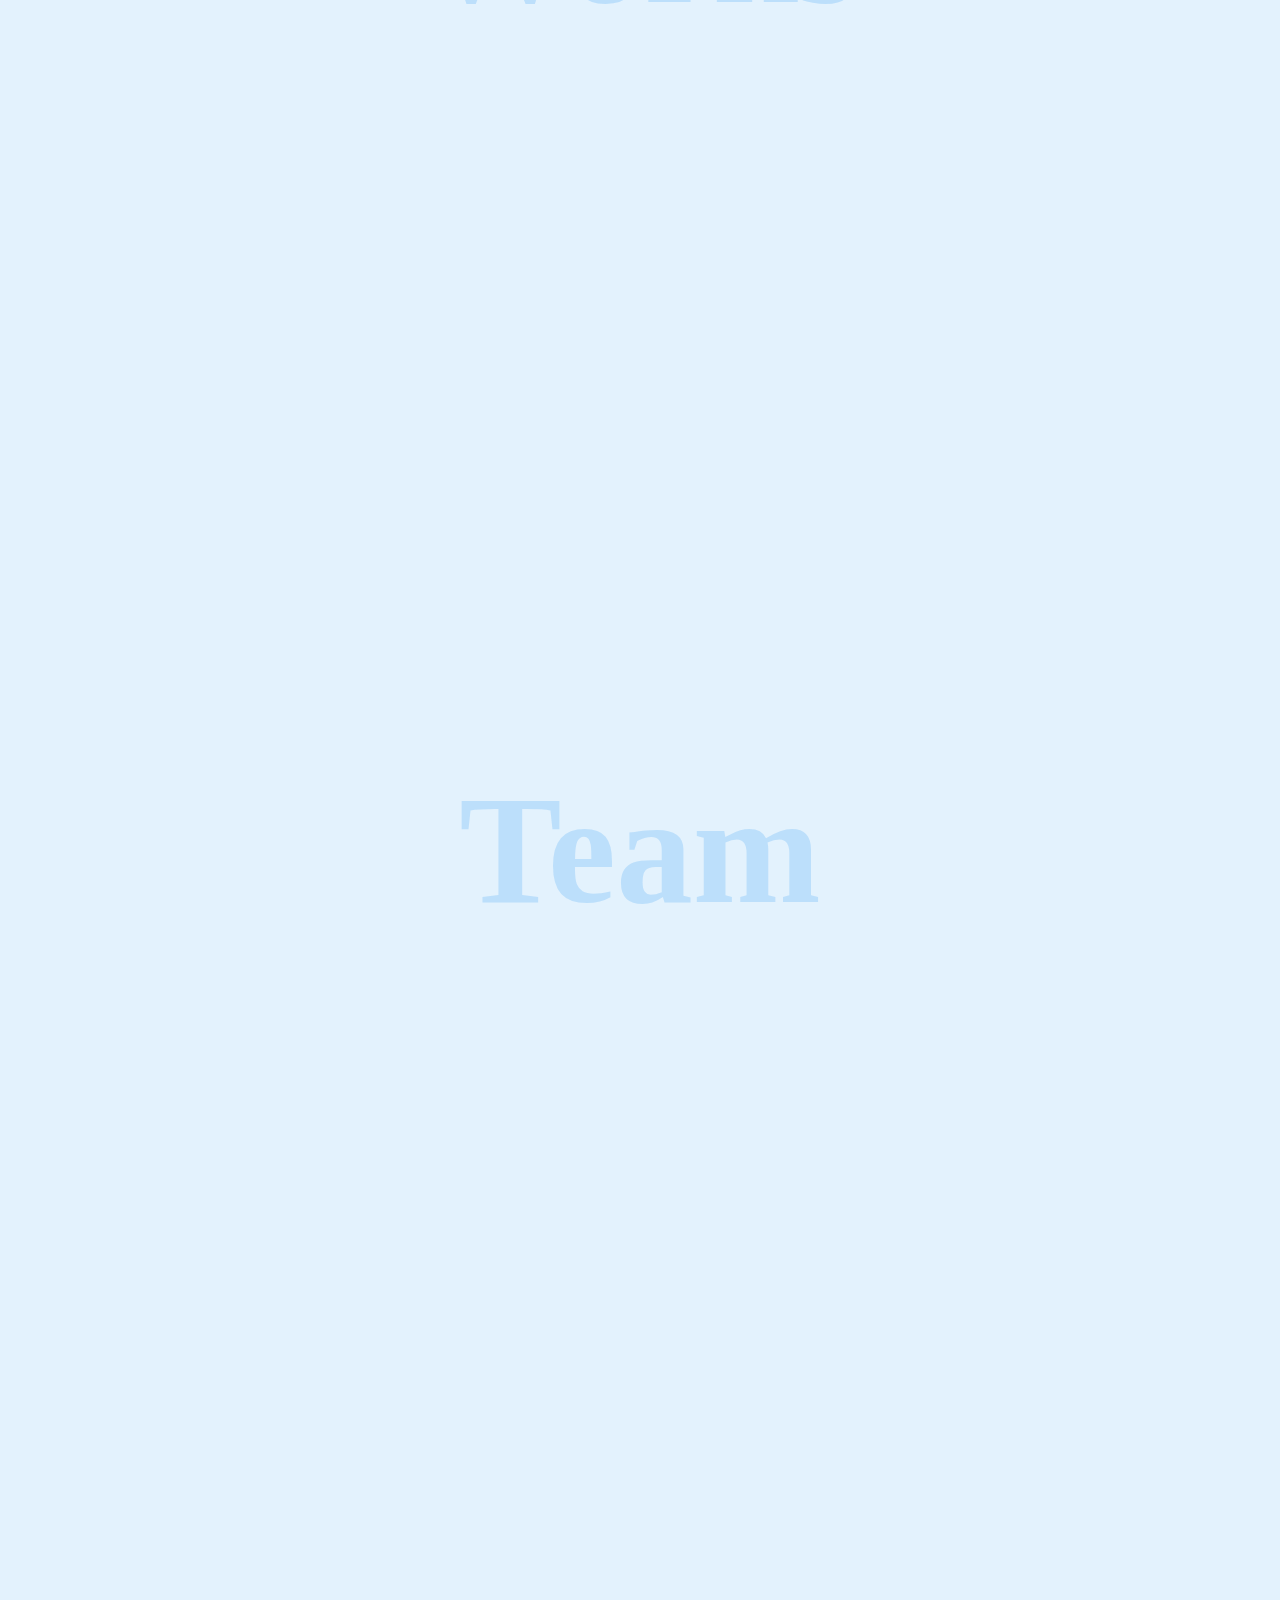
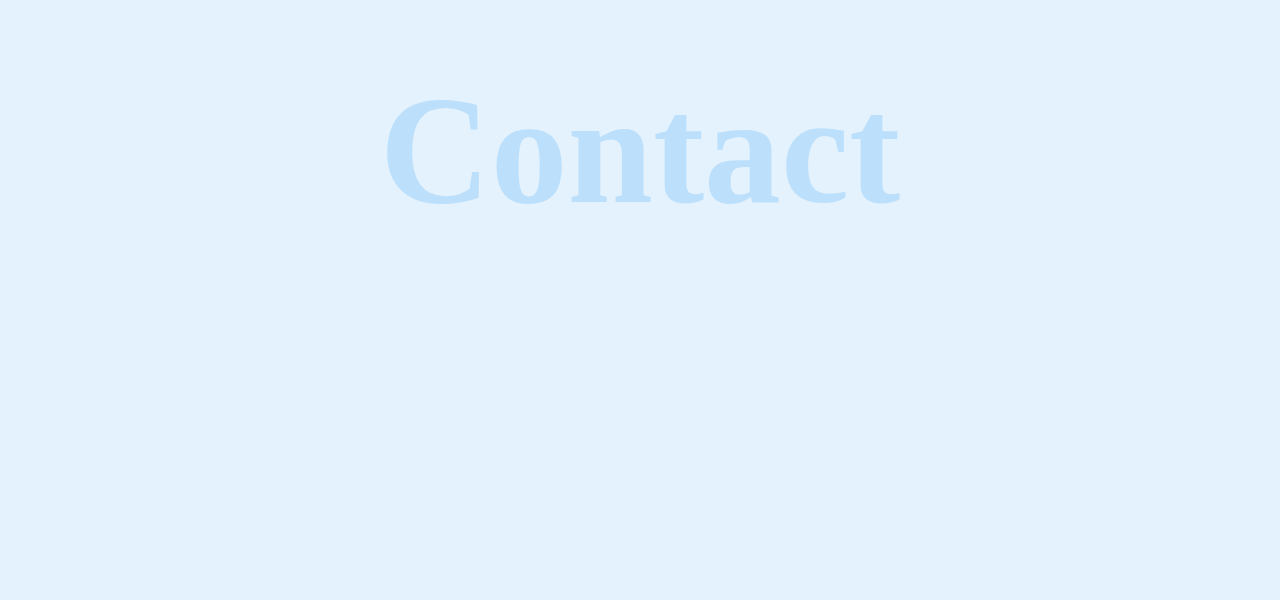
<file: Responsive Dropdown Navigation Bar/index.html>
<html lang="en">
<head>
    <meta charset="UTF-8">
    <meta http-equiv="X-UA-Compatible" content="IE=edge">
    <meta name="viewport" content="width=device-width, initial-scale=1.0">
    <link rel="stylesheet" href="style.css">
    <title>Document</title>
</head>
<body>
    <div class="navigation">
        <div class="toggle"><span></span></div>
        <ul>
            <li><a href="#home">Home</a></li>
            <li><a href="#about">About</a></li>
            <li><a href="#services">Services</a></li>
            <li><a href="#works">Works</a></li>
            <li><a href="#team">Team</a></li>
            <li><a href="#Contact">Contact</a></li>
        </ul>
    </div>
    <section id="home"><h2>Home</h2></section>
    <section id="about"><h2>About</h2></section>
    <section id="services"><h2>Services</h2></section>
    <section id="works"><h2>Works</h2></section>
    <section id="team"><h2>Team</h2></section>
    <section id="Contact"><h2>Contact</h2></section>
    <script>
        const navigation = document.querySelector('.navigation');
        document.querySelector('.toggle').onclick = function()
        {
            this.classList.toggle('active');
            navigation.classList.toggle('active');
        }
    </script>
    
</body>
</html>
</file>
<file: CSS Colored & Curved Drop shadow Effects _ CSS Tricks/style.css>
*{
    margin: 0;
    padding: 0;
    box-sizing: border-box;
}

.box{
    position: relative;
    width: 100%;
    height: 50vh;
    display: flex;
    justify-content: center;
    align-items: center;
}

.curved
{
    position: relative;
    display: flex;
    justify-content: center;
    align-items: center;
    background: #fffa4e;
}

.curved .shadow{
    position: relative;
    width: 500px;
    height: 250px;
    z-index: 2;
}

.curved .shadow div{

    position: absolute;
    width: 100%;
    height: 100%;
    background: #4ac4ff;
    display: flex;
    justify-content: center;
    align-items: center;
    border: 10px solid #fff;
    color: #fff;
    font-size: 3em;
    z-index: 2;
}


.curved .shadow::after{
    content: '';
    position: absolute;
    bottom: 30px;
    left: 4%;
    width: 70%;
    height: 70%;
    background: #000;
    transform-origin: right;
    transform: skewY(-7.5deg);
    filter: blur(15px);
    opacity: 0.5;
    z-index: 1;
}


.curved .shadow::before{
    content: '';
    position: absolute;
    bottom: 30px;
    right: 4%;
    width: 70%;
    height: 70%;
    background: #000;
    transform-origin: left;
    transform: skewY(7.5deg);
    filter: blur(15px);
    opacity: 0.5;
    z-index: 1;
}

.colored .shadow{
    position: relative;
    width: 500px;
    height: 250px;
    background: #ff4370;
    display: flex;
    justify-content: center;
    align-items: center;
    color: #fff;
    font-size: 3em;
}

.colored .shadow::before {
    content: '';
    position: absolute;
    left: 5%;
    right: 5%;
    bottom: -15px;
    height: 40px;
    background: #ff4370;
    border-radius: 50%;
    filter: blur(20px);
}


.colored .shadow::after {
    content: '';
    position: absolute;
    left: 5%;
    right: 5%;
    bottom: -15px;
    height: 40px;
    background: #ff4370;
    border-radius: 50%;
    filter: blur(40px);
}
</file>
<file: css shine/style.css>
*{
    margin: 0;
    padding: 0;
    box-sizing: border-box;
    font-family: consolas;
}

body{
    display: flex;
    justify-content: center;
    align-items: center;
    min-height: 100vh;
    background: #111;
}

.container{
    position: relative;
    /* chance */
    display: flex;
    justify-content: center;
    align-items: center;
    padding: 40px 0;
    flex-wrap: wrap;
}

.container .box{
    position: relative;
    width: 320px;
    height: 400px;
    color: #fff;
    background: #111;
    display: flex;
    justify-content: center;
    align-items: center;
    margin: 20px 30px;
    transition: 0.5s;
}

.container .box:hover{
    transform: translateY(-20px);
}

.container .box::before{
    content: '';
    position: absolute;
    top: 0;
    left: 0;
    width: 100%;
    height: 100%;
    background: linear-gradient(45deg, #ffbc00, #ff0058);
}

.container .box::after{
    content: '';
    position: absolute;
    top: 0;
    left: 0;
    width: 100%;
    height: 100%;
    background: linear-gradient(45deg, #ffbc00, #ff0058);
    filter: blur(30px);
}

.container .box:nth-child(2):before,
.container .box:nth-child(2)::after{
    background: linear-gradient(315deg, #03a9f4, #ff0058); 
}

.container .box:nth-child(3):before,
.container .box:nth-child(3)::after{
    background: linear-gradient(315deg, #4dff03, #00d0ff); 
}

.container .box span{
    position: absolute;
    top: 6px;
    left: 6px;
    right: 6px;
    bottom: 6px;
    background: rgba(0, 0, 0, 0.6);
    z-index: 2;
}

.container .box span::before{
    content: '';
    position: absolute;
    top: 0;
    left: 0;
    width: 50%;
    height: 100%;
    background: rgba(255, 255, 255, 0.1);
    pointer-events: none;
}

.container .box .content{
    position: relative;
    z-index: 10;
    padding: 20px 40px;
}

.container .box .content h2{
    font-size: 2em;
    color: #fff;
    margin-bottom: 10px;
}

.container .box .content p{
    font-size: 1.1em;
    color: #fff;
    margin-bottom: 10px;
    line-height: 1.4em;
}


.container .box .content a{
display: inline-block;
font-size: 1.1em;
color: #111;
background: #fff;
padding: 10px;
text-decoration: none;
font-weight: 700;
}
</file>
<file: login  animation/style.css>
*{
    margin: 0;
    padding: 0;
    box-sizing: border-box;
}

section{
    position: relative;
    min-width: 100vh;
    height: 100%;
    background: #557085;
    display: flex;
    justify-content: center;
    align-items: center;
    padding: 20px;
    transition: 0.5s;

}

section.active {
    background: #3e3f39;
}

section .container {
    position: relative;
    width: 800px;
    height: 500px;
    background: #fff;
    box-shadow: 0 15px 50px rgba(0, 0, 0, 0.1);
    overflow: hidden;

}

section .container .user{
    position: absolute;
    top: 0;
    left: 0;
    width: 100%;
    height: 100%;
    display: flex;
}

section .container .user .imgBx{
    position: relative;
    width: 50%;
    height: 100%;
    transition: 0.5;
}

section .container .user .imgBx img {
    position: absolute;
    top: 0;
    left: 0;
    width: 100%;
    height: 100%;
    object-fit: cover;
}

section .container .user .formBx{
    position: relative;
    width: 50%;
    height: 100%;
    background: #fff;
    display: flex;
    justify-content: center;
    align-items: center;
    padding: 40px;
    transition: 0.5s;
}

section .container .user .formBx h2{
    font-size: 18px;
    font-weight: 600;
    text-transform: uppercase;
    letter-spacing: 2px;
    text-align: center;
    width: 100%;
    margin-bottom: 10px;
    color: #555;
}

section .container .user .formBx input{
    width: 100%;
    padding: 10px;
    background: #f5f5f5;
    color: #333;
    border: none;
    outline: none;
    box-shadow: none;
    font-size: 14px;
    margin: 8px 0;
    letter-spacing: 1px;
    font-weight: 300;
}

section .container .user .formBx input[type="submit"]
{
    max-width: 100px;
    background: #677eff;
    color: #fff;
    cursor: pointer;
    font-size: 14px;
    font-weight: 500;
    letter-spacing: 1px;
    transition: 0.5s;
}

section .container .user.signupBx .formBx input[type="submit"] {

    background: #e73e49;
}

section .container .user .formBx .signup{
    position: relative;
    margin-top: 20px;
    font-size: 12px;
    letter-spacing: 1px;
    color: #555;
    text-transform: uppercase;
    font-weight: 300;
}

section .container .user .formBx .signup a{
    font-weight: 600;
    text-decoration: none;
    color: #577eff;
}

section .container .signupBx{
    pointer-events: none;
}

section .container.active .signupBx{
    pointer-events: initial;
} 

section .container .signupBx .formBx{
    top:100%
}

section .container.active .signupBx .formBx{
    top:0;
}


section .container .signupBx .imgBx{
    top: -100%;
    transition: 0.5s;
}

section .container.active .signupBx .imgBx{
    top: 0;
}

section .container .signinBx .formBx{
    top: 0;
}

section .container.active .signinBx .formBx{
    top: 100%;
}



section .container .signinBx .imgBx{
    top: 0;
}

section .container.active .signinBx .imgBx{
    top: -100%;
}




section .container .signinBx .imgBx{
    top: 0;
    transition: 0.5s;
}

section .container.active .signinBx .imgBx{
    top:  -100%;
}

@media (max-width: 991px){
    section .container{
        max-width: 400px;
    }

    section .container .imgBx{
        display: none;
    }
    section .container .user .formBx{
        width: 100%;
    }
    section .container.active .signinBx .formBx{
        top: -100%;
    }
}
</file>
<file: Next Level Mousemove Animation _ Pure CSS Effects/style.css>
*{
    margin: 0;
    padding: 0;
    box-sizing: border-box;
}

.container{
    position: relative;
    width: 100%;
    height: 100vh;
    display: flex;
    justify-content: center;
    align-items: center;
    flex-wrap: wrap;
    background: #001300;
    overflow: hidden;
    animation: AnimateColor 5s linear infinite;
}

@keyframes AnimateColor{
    0% {
        filter: hue-rotate(0deg);
    }
    100%
    {
        filter: hue-rotate(360deg);
    }
}

.container span{
    position: relative;
    display: block;
    width: 40px;
    height: 40px;

}

.container span::before{
    content: '';
    position: absolute;
    top: 0;
    left: 0;
    width: 200%;
    height: 200%;
    background: #00ff0a;
    box-shadow: 0 0 10px #00ff0a,
    0 0 20px #00ff0a,
    0 0 40px #00ff0a,
    0 0 60px #00ff0a,
    0 0 80px #00ff0a,
    0 0 100px #00ff0a;
    border-radius: 50%;
    transition: 2s;
    transform: scale(0);
}

.container span:hover::before{
    transition: 0s;
    transform: scale(1);
}
</file>
<file: Responsive Dropdown Navigation Bar/style.css>
*{
    margin: 0;
    padding: 0;
    box-sizing: border-box;
    scroll-behavior: smooth;
}

.navigation{
    position: fixed;
    top: 50px;
    right: 50px;
    height: 50px;
    width: 250px;
    transition: 0.5s;
    z-index: 100000;
    overflow: hidden;
}

.navigation.active{
    height: 350px;
}

.navigation .toggle{
    position: relative;
    top: 0;
    left: 0;
    width: 100%;
    height: 50px;
    background: #2196f3;
    color: #fff;
    display: flex;
    align-items: center;
    justify-content: flex-end;
    padding: 0 20px;
    font-size: 20px;
    cursor:pointer;
    font-weight: 500;
}


.navigation .toggle:before{
    content: 'Menu';
    margin-right: 10px;
}  

.navigation .toggle.active:before{
    content: 'Close';
    margin-right: 10px;
}  


.navigation .toggle span {
    position: relative;
    width: 20px;
    height: 50px;
}

.navigation .toggle span::before{
    content: '';
    position: absolute;
    top: 20px;
    left: 0;
    width: 100%;
    height: 2px;
    background: #fff;
    transition: 0.5s;
}


.navigation .toggle span::after{
    content: '';
    position: absolute;
    bottom: 20px;
    left: 0;
    width: 100%;
    height: 2px;
    background: #fff;
    transition: 0.5s;
}

.navigation .toggle.active span::before {
    transform: rotate(225deg);
    top: 24px;
}

.navigation .toggle.active span::after {
    transform: rotate(135deg);
    top: 24px;
}

.navigation ul{
    position: relative;
    background: #111;
}

.navigation ul li {
    list-style: none;
}

.navigation ul li a {
    position: relative;
    text-decoration: none;
    display: block;
    padding: 10px 20px;
    height: 50px;
    color: #fff;
    font-size: 18px;
    transition: 1s;
}

.navigation ul li a:hover{
    transition: 0s;
    background: #2196f3;
}

section{
    position: relative;
    width: 100%;
    height: 100vh;
    display: flex;
    justify-content: center;
    align-items: center;
    background: #e3f2fd;
}

section h2{
    font-size:12vw;
    color: rgba(33, 150, 243, 0.2);
}
</file>
